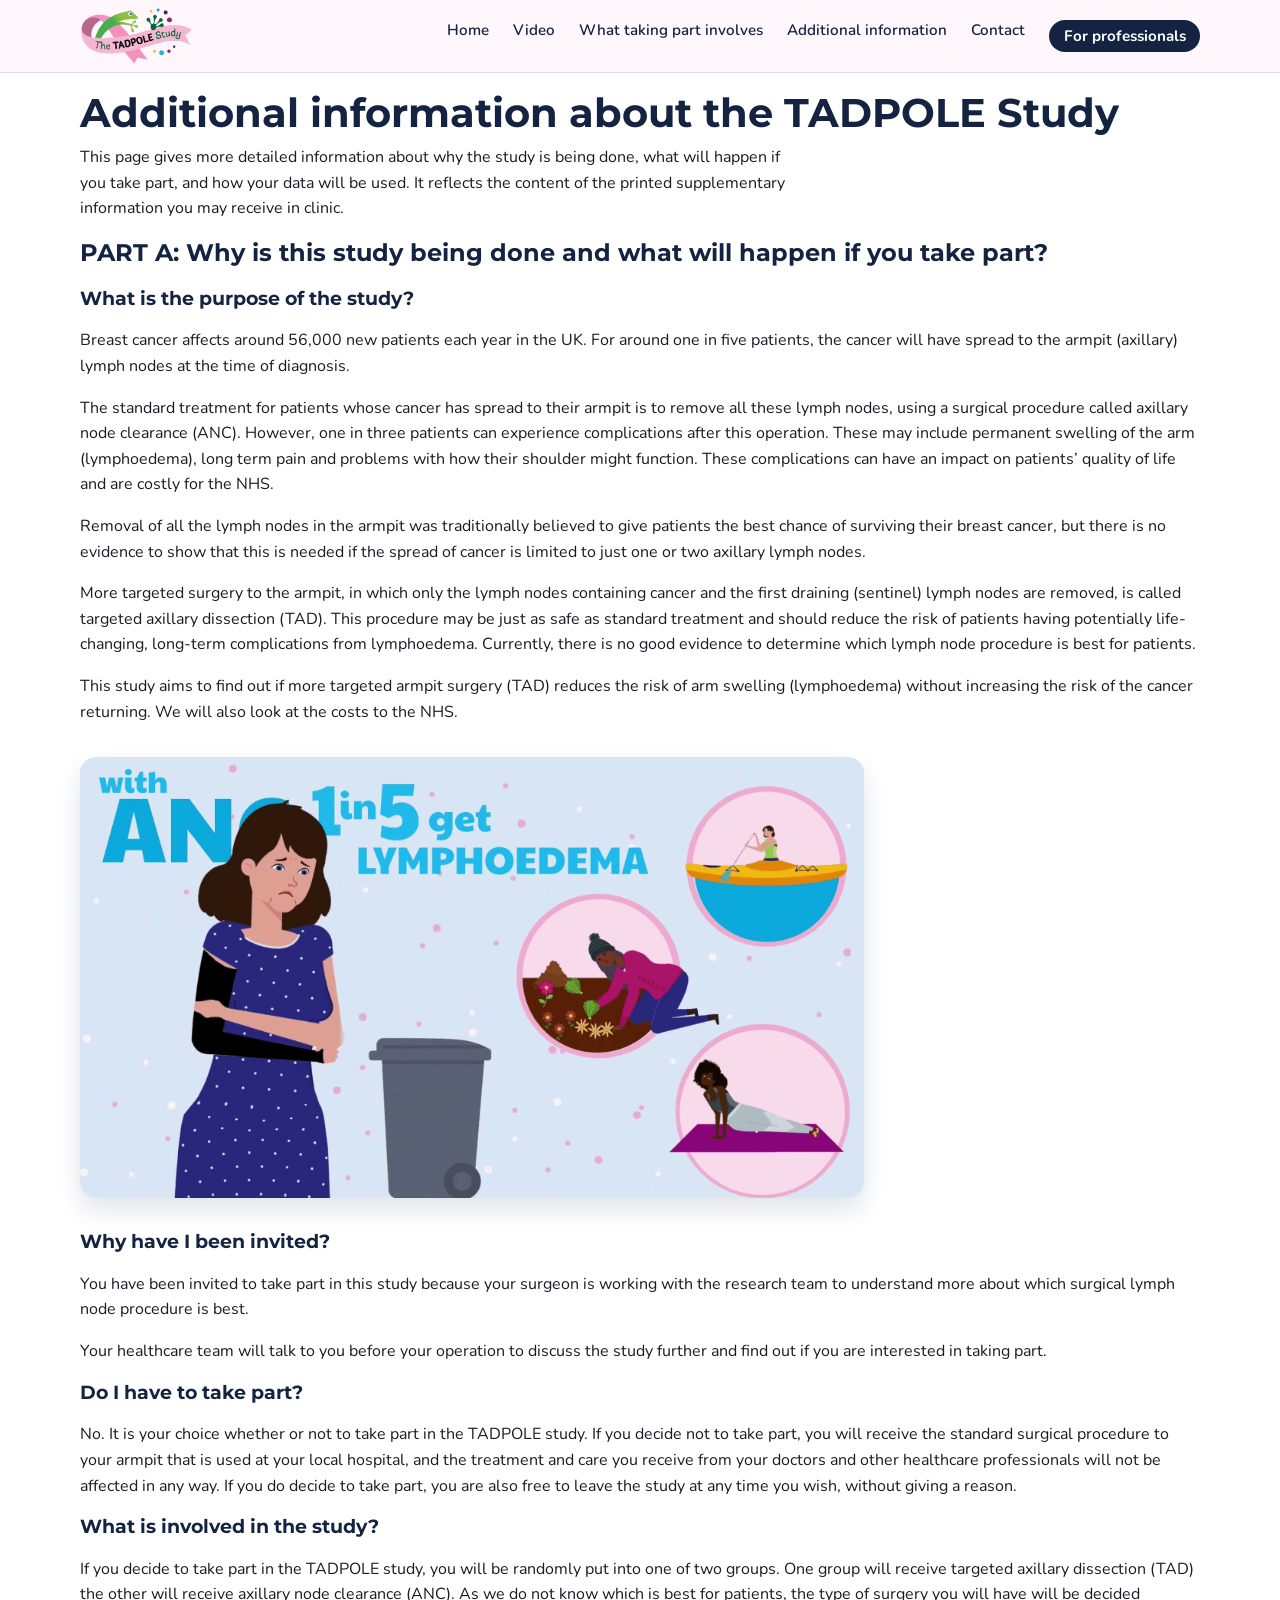
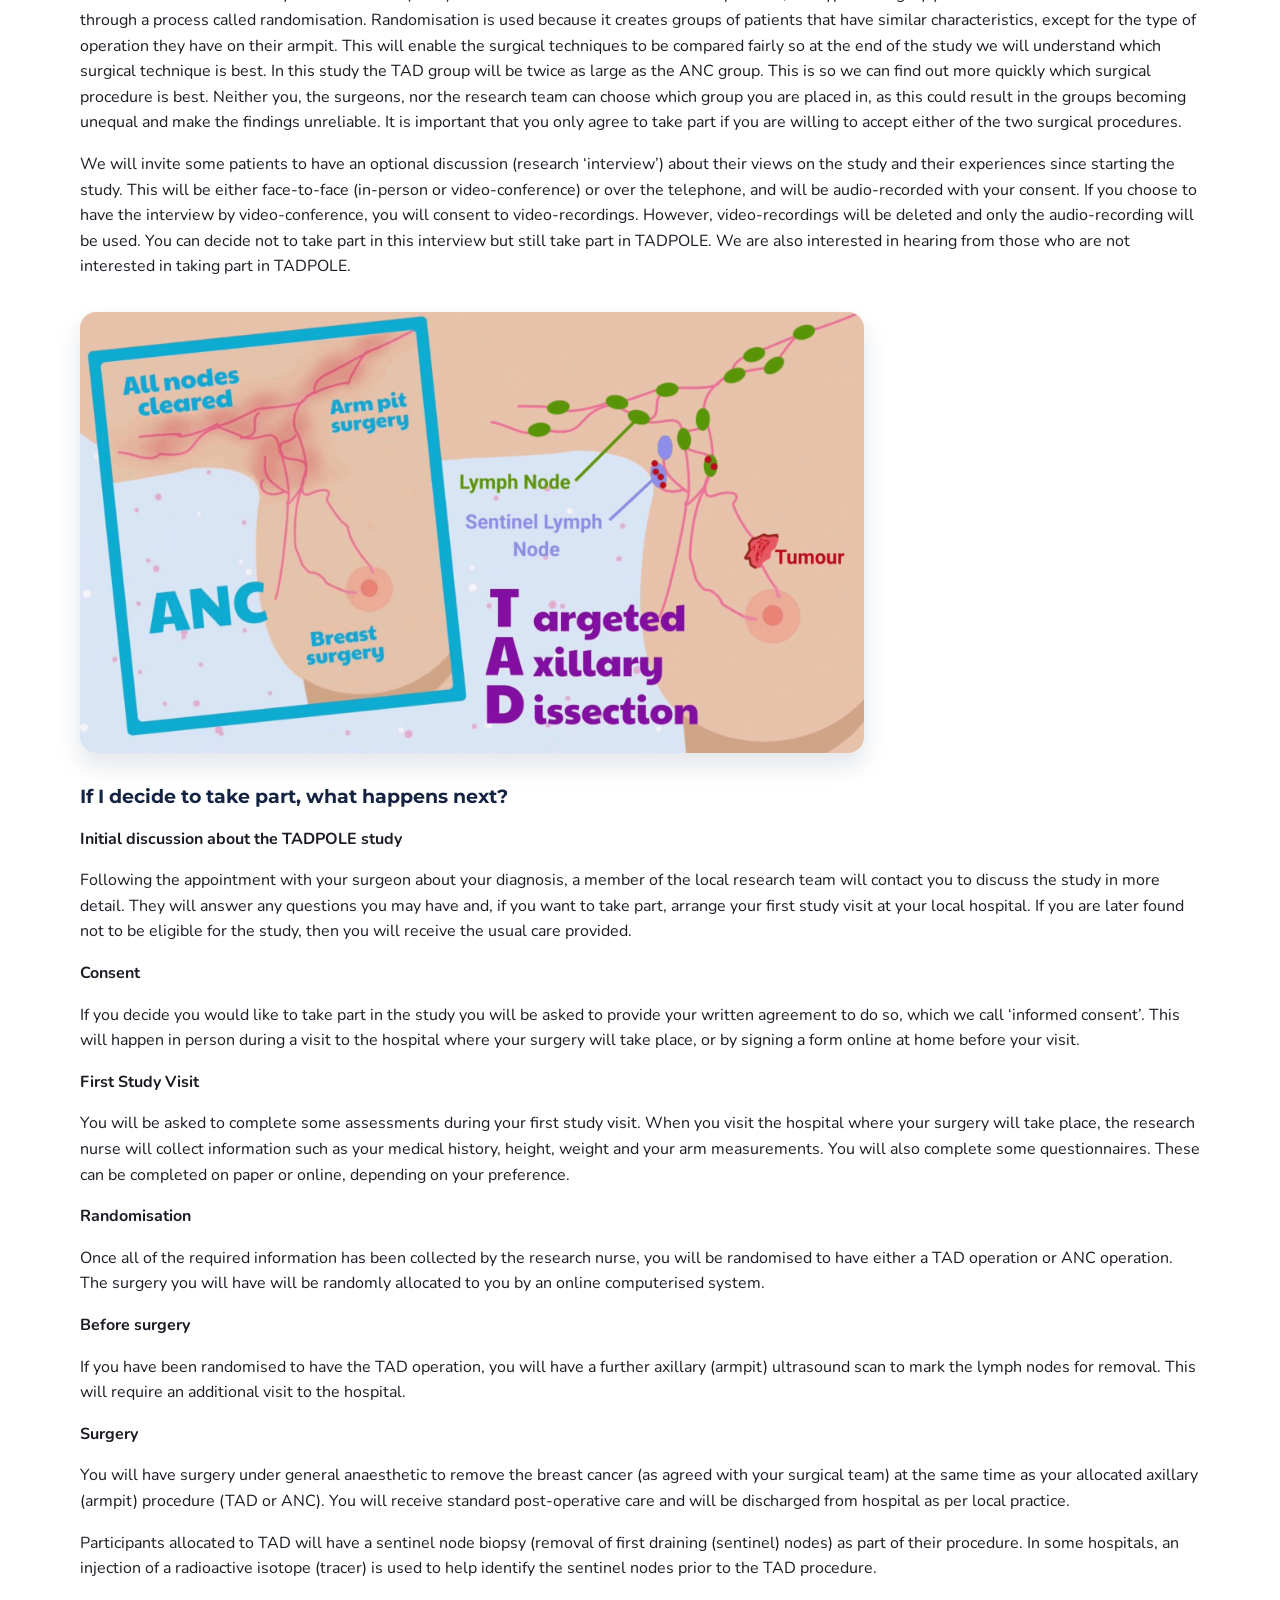
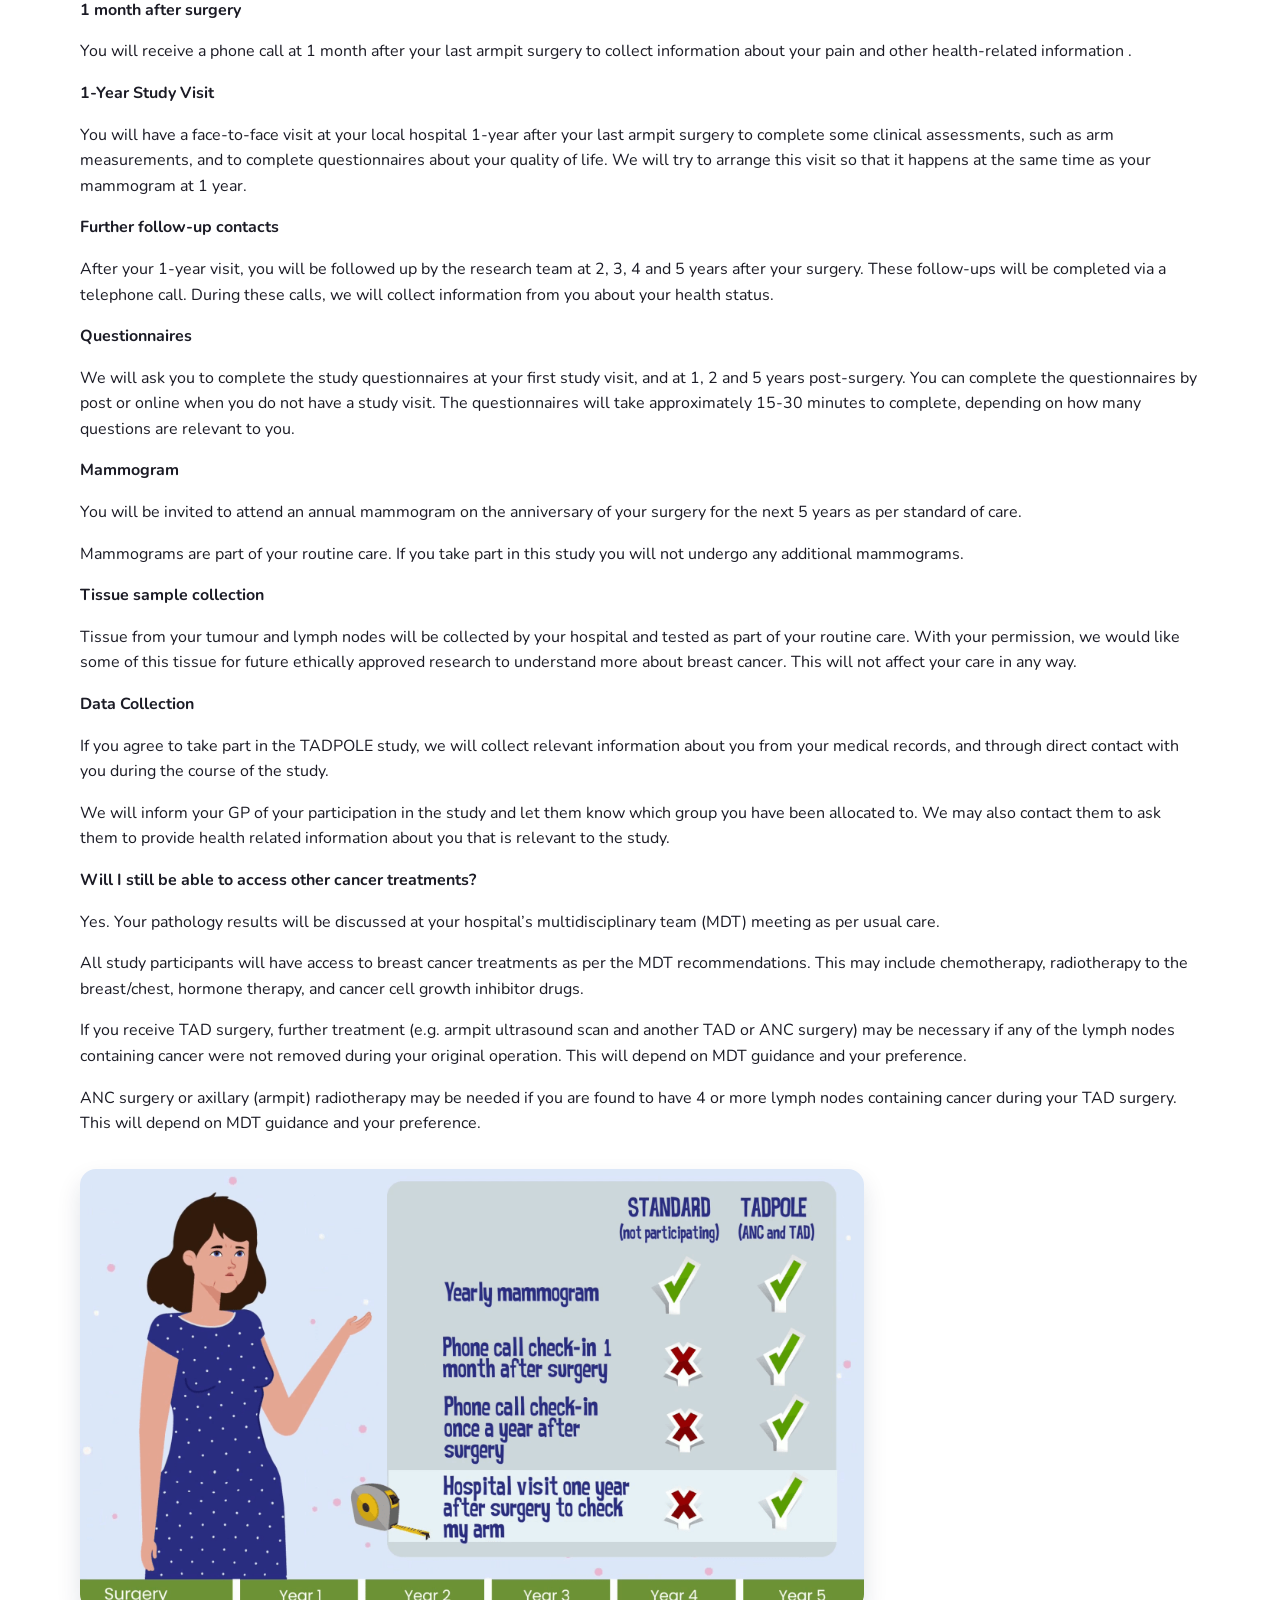
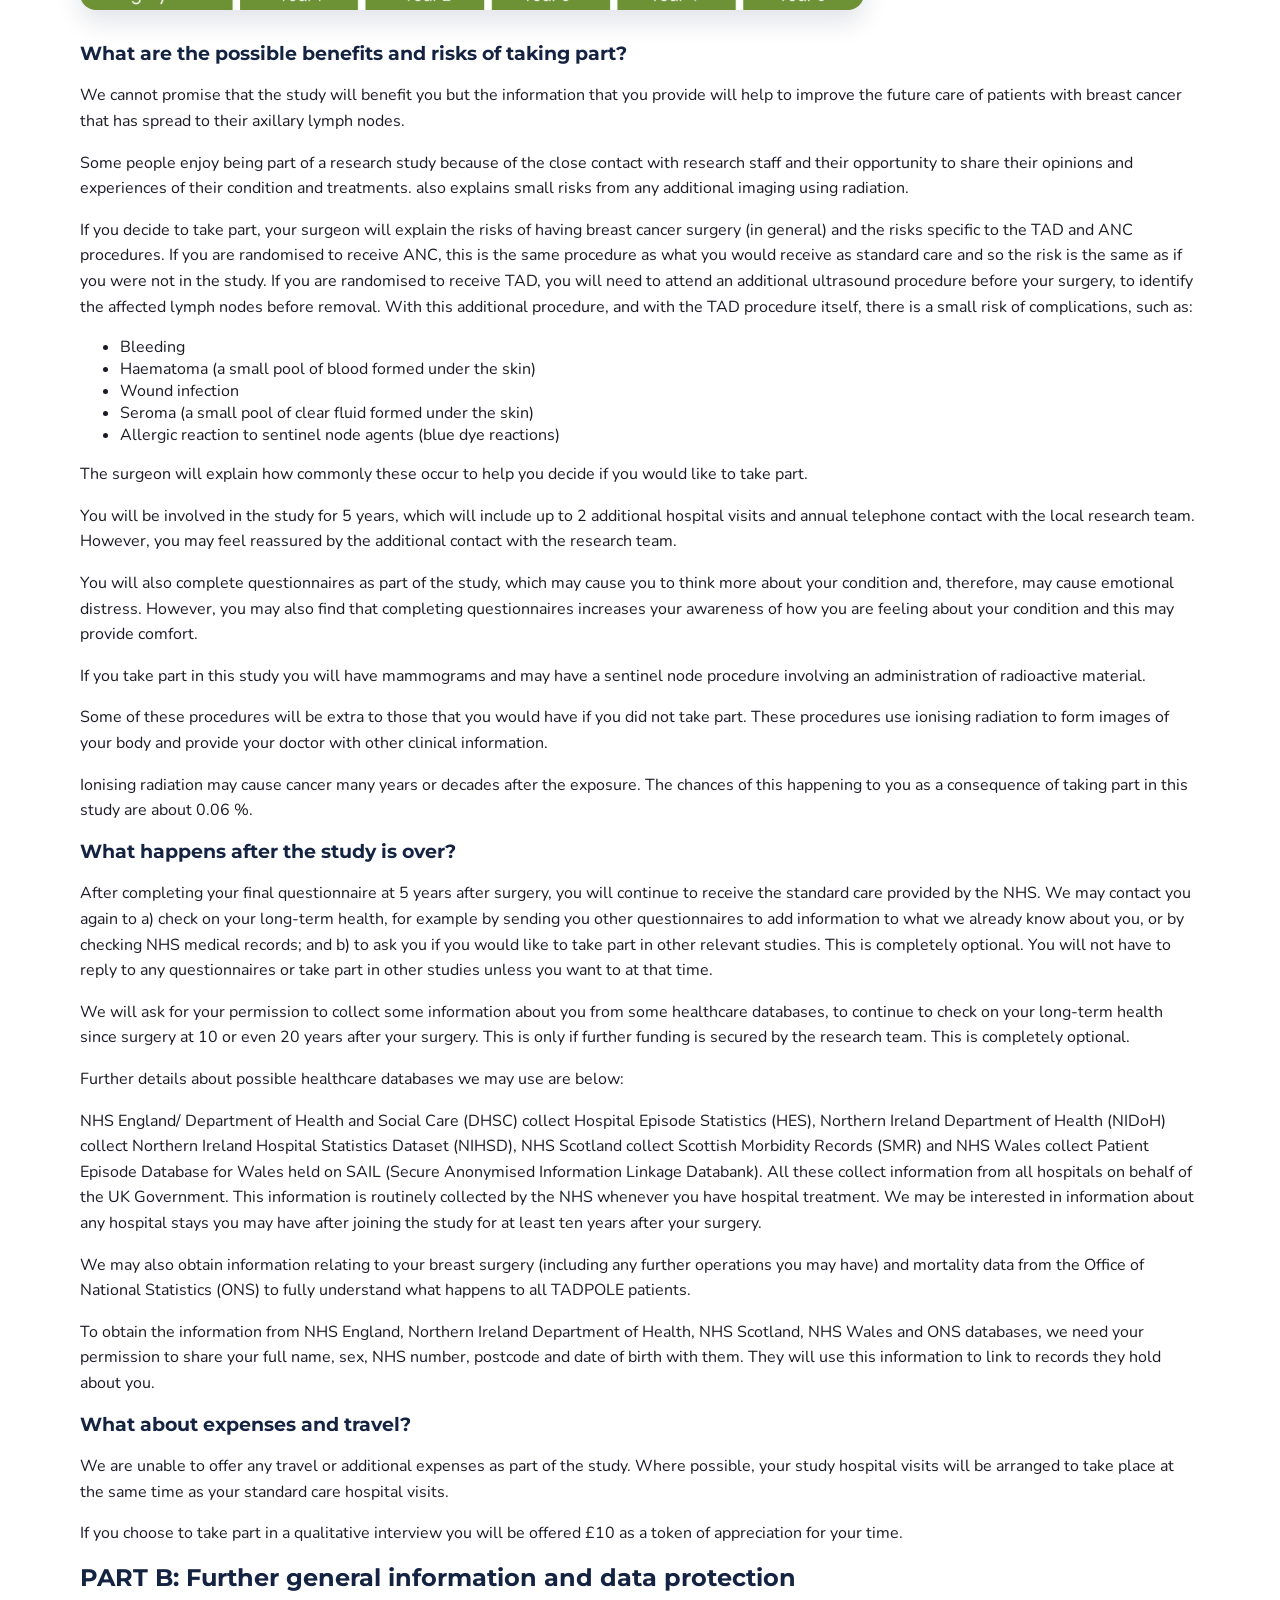
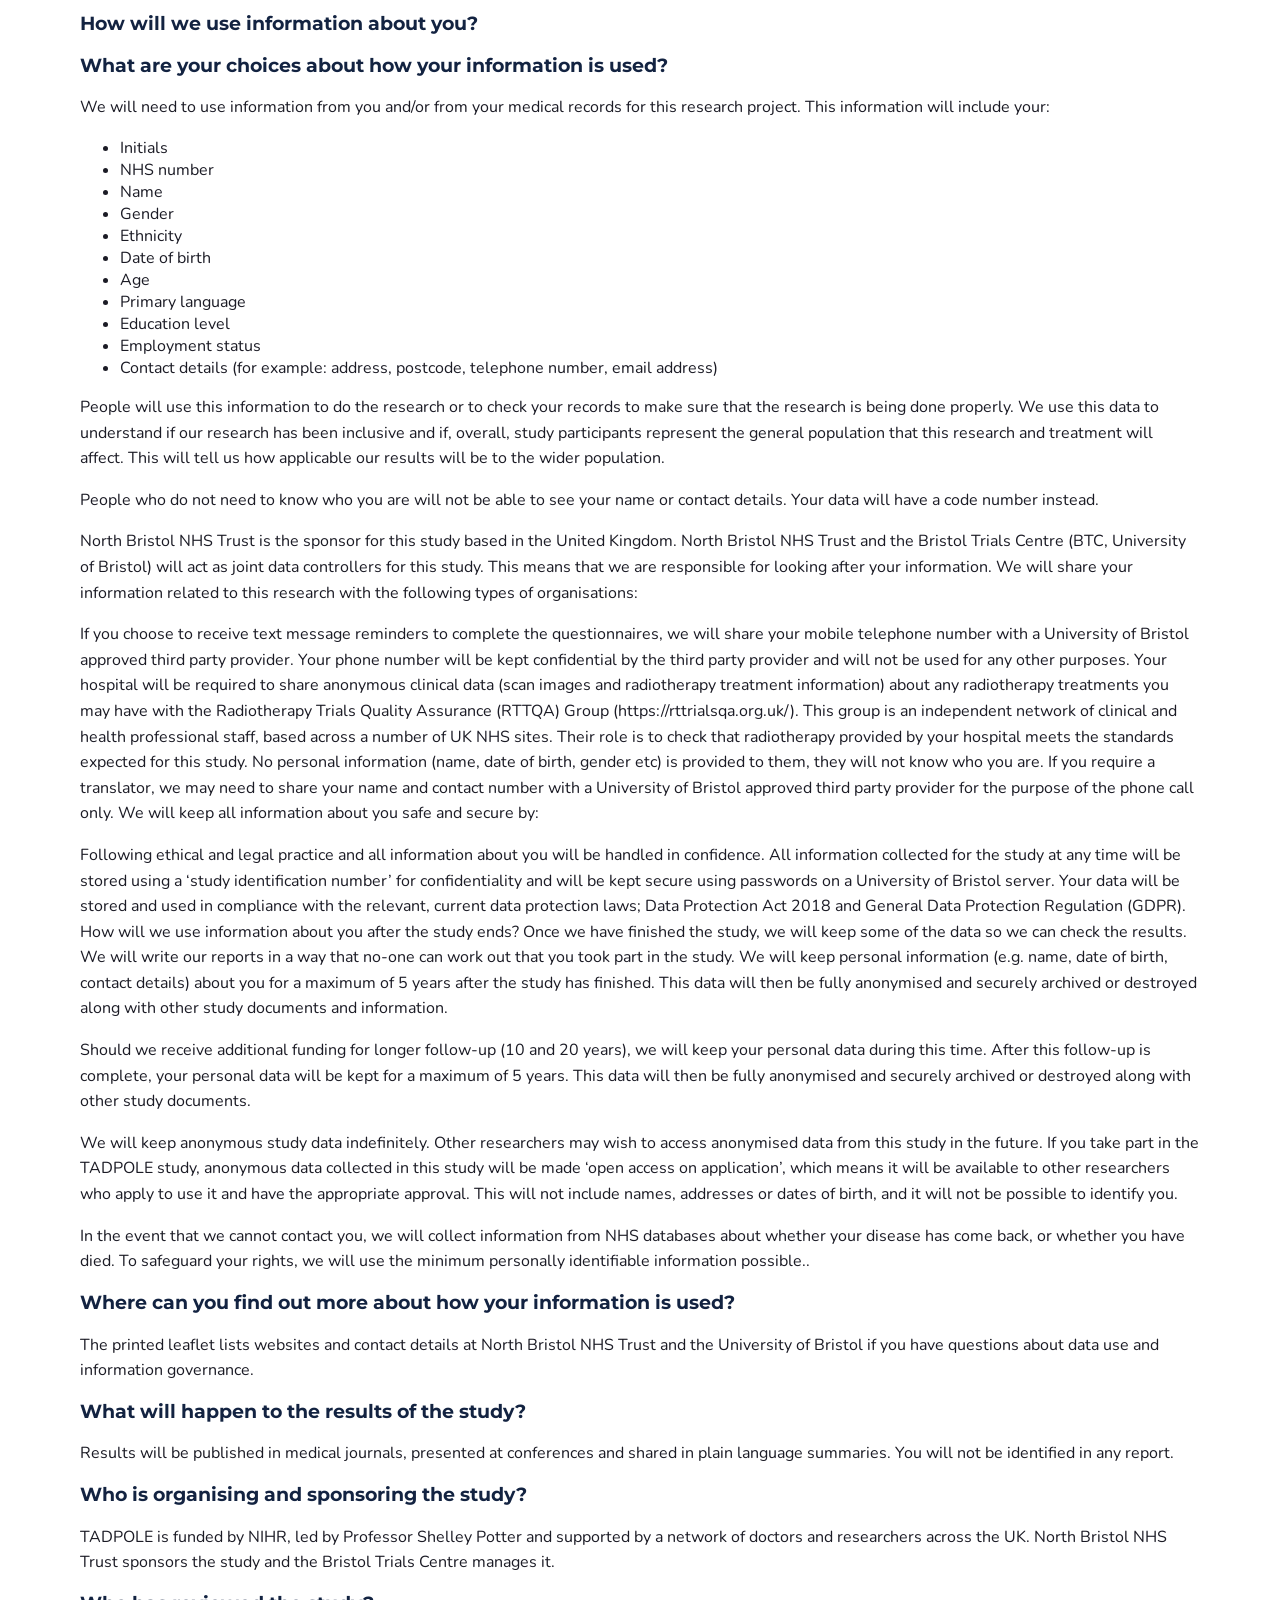
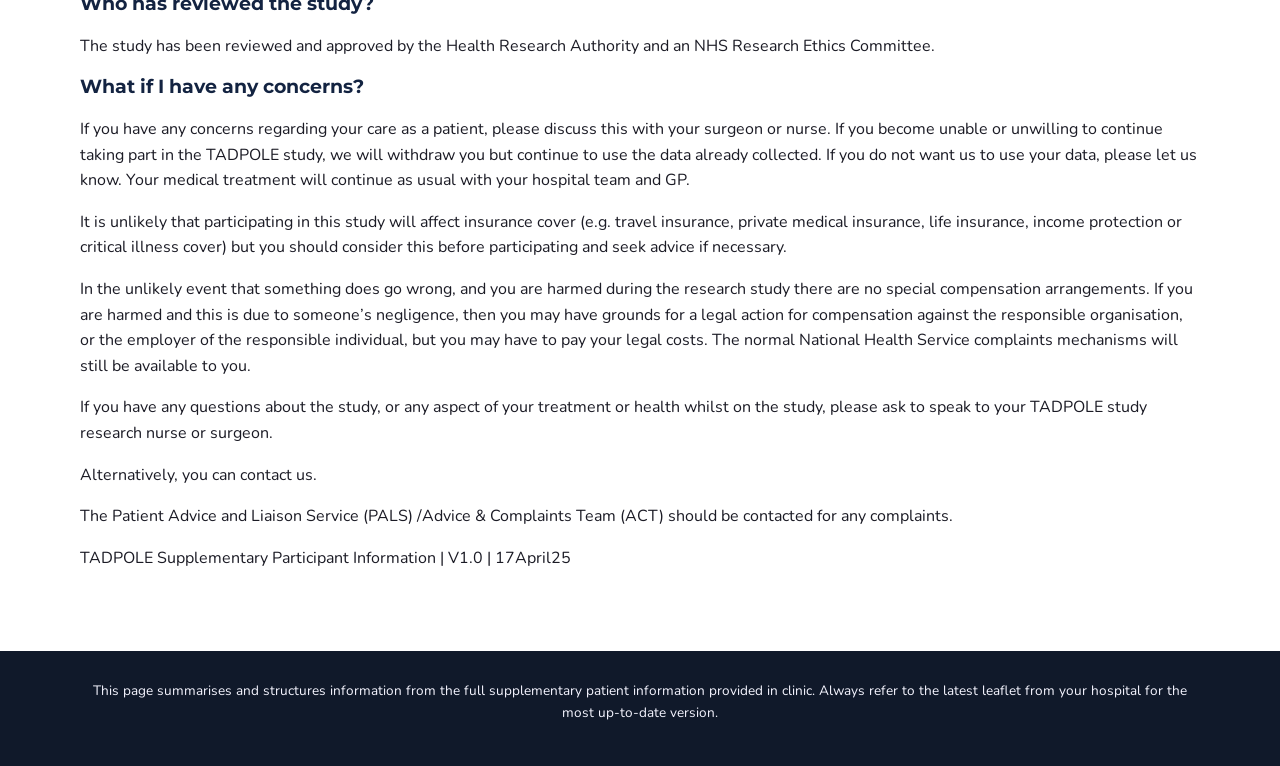
<file: additional-information.html>
<!doctype html>
<html lang="en">
<head>
  <meta charset="utf-8" />
  <title>TADPOLE – Additional information</title>
  <meta name="viewport" content="width=device-width, initial-scale=1" />
  <link rel="preconnect" href="https://fonts.googleapis.com">
  <link rel="preconnect" href="https://fonts.gstatic.com" crossorigin>
  <link href="https://fonts.googleapis.com/css2?family=Montserrat:wght@500;700&family=Nunito:wght@300;400;600&display=swap" rel="stylesheet">
  <link rel="stylesheet" href="assets/styles.css" />
</head>
<body>
<header class="site-header">
  <div class="container header-inner">
    <div class="logo-block">
      <img src="assets/img/tadpole-logo.png"
           alt="The TADPOLE Study logo"
           class="logo-img" />
    </div>
    <nav class="main-nav">
      <a href="index.html#hero">Home</a>
      <a href="index.html#video">Video</a>
      <a href="index.html#pathway">What taking part involves</a>
      <a href="additional-information.html">Additional information</a>
      <a href="contact.html">Contact</a>
      <a href="professionals.html" class="prof-link">For professionals</a>
    </nav>
  </div>
</header>

<main>
  <section class="band band-light" style="padding-top:5.5rem;">
    <div class="container narrow">
      <h1>Additional information about the TADPOLE Study</h1>
      <p class="intro">
        This page gives more detailed information about why the study is being
        done, what will happen if you take part, and how your data will be used.
        It reflects the content of the printed supplementary information you may
        receive in clinic.
      </p>

      <h2>PART A: Why is this study being done and what will happen if you take part?</h2>

      <h3>What is the purpose of the study?</h3>
      <!-- PASTE FULL TEXT FROM 'What is the purpose of the study?' HERE -->
      <p>
        <!-- summary placeholder -->
Breast cancer affects around 56,000 new patients each year in the UK. For around one in five patients, the cancer will have spread to the armpit (axillary) lymph nodes at the time of diagnosis.
</p><p>
The standard treatment for patients whose cancer has spread to their armpit is to remove all these lymph nodes, using a surgical procedure called axillary node clearance (ANC). However, one in three patients can experience complications after this operation. These may include permanent swelling of the arm (lymphoedema), long term pain and problems with how their shoulder might function. These complications can have an impact on patients’ quality of life and are costly for the NHS.
</p><p>
Removal of all the lymph nodes in the armpit was traditionally believed to give patients the best chance of surviving their breast cancer, but there is no evidence to show that this is needed if the spread of cancer is limited to just one or two axillary lymph nodes.
</p><p>
More targeted surgery to the armpit, in which only the lymph nodes containing cancer and the first draining (sentinel) lymph nodes are removed, is called targeted axillary dissection (TAD). This procedure may be just as safe as standard treatment and should reduce the risk of patients having potentially life-changing, long-term complications from lymphoedema. Currently, there is no good evidence to determine which lymph node procedure is best for patients.
</p><p>
This study aims to find out if more targeted armpit surgery (TAD) reduces the risk of arm swelling (lymphoedema) without increasing the risk of the cancer returning. We will also look at the costs to the NHS.
      </p>

      <figure class="info-figure">
        <img src="assets/img/Still05-1024x576.png"
             alt="Illustration from the TADPOLE additional information leaflet"
             />
      </figure>

      <h3>Why have I been invited?</h3>
      <!-- PASTE SECTION TEXT HERE -->
      <p>
        <!-- short placeholder -->
You have been invited to take part in this study because your surgeon is working with the research team to understand more about which surgical lymph node procedure is best.
</p><p>
Your healthcare team will talk to you before your operation to discuss the study further and find out if you are interested in taking part.
      </p>

      <h3>Do I have to take part?</h3>
      <!-- PASTE SECTION TEXT HERE -->
      <p>
        <!-- placeholder -->
No. It is your choice whether or not to take part in the TADPOLE study. If you decide not to take part, you will receive the standard surgical procedure to your armpit that is used at your local hospital, and the treatment and care you receive from your doctors and other healthcare professionals will not be affected in any way. If you do decide to take part, you are also free to leave the study at any time you wish, without giving a reason.
    </p>

      <h3>What is involved in the study?</h3>
      <!-- PASTE SECTION TEXT HERE -->
      <p>
        <!-- placeholder -->
If you decide to take part in the TADPOLE study, you will be randomly put into one of two groups. One group will receive targeted axillary dissection (TAD) the other will receive axillary node clearance (ANC). As we do not know which is best for patients, the type of surgery you will have will be decided through a process called randomisation. Randomisation is used because it creates groups of patients that have similar characteristics, except for the type of operation they have on their armpit. This will enable the surgical techniques to be compared fairly so at the end of the study we will understand which surgical technique is best. In this study the TAD group will be twice as large as the ANC group. This is so we can find out more quickly which surgical procedure is best.  Neither you, the surgeons, nor the research team can choose which group you are placed in, as this could result in the groups becoming unequal and make the findings unreliable. It is important that you only agree to take part if you are willing to accept either of the two surgical procedures.
</p><p>
We will invite some patients to have an optional discussion (research ‘interview’) about their views on the study and their experiences since starting the study. This will be either face-to-face (in-person or video-conference) or over the telephone, and will be audio-recorded with your consent. If you choose to have the interview by video-conference, you will consent to video-recordings. However, video-recordings will be deleted and only the audio-recording will be used. You can decide not to take part in this interview but still take part in TADPOLE. We are also interested in hearing from those who are not interested in taking part in TADPOLE.
      </p>

      <figure class="info-figure">
        <img src="assets/img/Still06b.png"
             alt="Diagram explaining the patient journey through the TADPOLE study" />
      </figure>

      <h3>If I decide to take part, what happens next?</h3>
      <!-- PASTE SECTION TEXT HERE -->
      <p>
        <!-- placeholder -->
<b>Initial discussion about the TADPOLE study</b>
</p><p>
Following the appointment  with your surgeon about your diagnosis, a member of the local research team will contact you to discuss the study in more detail. They will answer any questions you may have and, if you want to take part, arrange your first study visit at your local hospital. If you are later found not to be eligible for the study, then you will receive the usual care provided.
</p><p>
<b>Consent</b>
</p><p>
If you decide you would like to take part in the study you will be asked to provide your written agreement to do so, which we call ‘informed consent’. This will happen in person during a visit to the hospital where your surgery will take place, or by signing a form online at home before your visit.
</p><p>
<b>First Study Visit</b>
</p><p>
You will be asked to complete some assessments during your first study visit. When you visit the hospital where your surgery will take place, the research nurse will collect information such as your medical history, height, weight and your arm measurements. You will also complete some questionnaires. These can be completed on paper or online, depending on your preference.
</p><p>
<b>Randomisation</b>
</p><p>
Once all of the required information has been collected by the research nurse, you will be randomised to have either a TAD operation or ANC operation. The surgery you will have will be randomly allocated to you by an online computerised system.
</p><p>
<b>Before surgery</b>
</p><p>
If you have been randomised to have the TAD operation, you will have a further axillary (armpit) ultrasound scan to mark the lymph nodes for removal. This will require an additional visit to the hospital.
</p><p>
<b>Surgery</b>
</p><p>
You will have surgery under general anaesthetic to remove the breast cancer (as agreed with your surgical team) at the same time as your allocated axillary (armpit) procedure (TAD or ANC). You will receive standard post-operative care and will be discharged from hospital as per local practice.
</p><p>
Participants allocated to TAD will have a sentinel node biopsy (removal of first draining (sentinel) nodes) as part of their procedure. In some hospitals, an injection of a radioactive isotope (tracer) is used to help identify the sentinel nodes prior to the TAD procedure.
</p><p>
<b>1 month after surgery
</b>
</p><p>
You will receive a phone call at 1 month after your last armpit surgery to collect information about your pain and other health-related information .
</p><p>
<b>1-Year Study Visit</b>
</p><p>
You will have a face-to-face visit at your local hospital 1-year after your last armpit surgery to complete some clinical assessments, such as arm measurements, and to complete questionnaires about your quality of life. We will try to arrange this visit so that it happens at the same time as your mammogram at 1 year.
</p><p>
<b>Further follow-up contacts</b>
</p><p>
After your 1-year visit, you will be followed up by the research team at 2, 3, 4 and 5 years after your surgery. These follow-ups will be completed via a telephone call. During these calls, we will collect information from you about your health status.
</p><p>
<b>Questionnaires</b>
</p><p>
We will ask you to complete the study questionnaires at your first study visit, and at 1, 2 and 5 years post-surgery. You can complete the questionnaires by post or online when you do not have a study visit. The questionnaires will take approximately 15-30 minutes to complete, depending on how many questions are relevant to you.
</p><p>
<b>Mammogram</b>
</p><p>
You will be invited to attend an annual mammogram on the anniversary of your surgery for the next 5 years as per standard of care.
</p><p>
Mammograms are part of your routine care.  If you take part in this study you will not undergo any additional mammograms.
</p><p>
<b>Tissue sample collection</b>
</p><p>
Tissue from your tumour and lymph nodes will be collected by your hospital and tested as part of your routine care. With your permission, we would like some of this tissue for future ethically approved research to understand more about breast cancer. This will not affect your care in any way.
</p><p>
<b>Data Collection</b>
</p><p>
If you agree to take part in the TADPOLE study, we will collect relevant information about you from your medical records, and through direct contact with you during the course of the study.
</p><p>
We will inform your GP of your participation in the study and let them know which group you have been allocated to. We may also contact them to ask them to provide health related information about you that is relevant to the study.
</p><p>
<b>Will I still be able to access other cancer treatments?</b>
</p><p>
Yes. Your pathology results will be discussed at your hospital’s multidisciplinary team (MDT) meeting as per usual care.
</p><p>
All study participants will have access to breast cancer treatments as per the MDT recommendations. This may include chemotherapy, radiotherapy to the breast/chest, hormone therapy, and cancer cell growth inhibitor drugs.
</p><p>
If you receive TAD surgery, further treatment (e.g. armpit ultrasound scan and another TAD or ANC surgery) may be necessary if any of the lymph nodes containing cancer were not removed during your original operation. This will depend on MDT guidance and your preference.
</p><p>
ANC surgery or axillary (armpit) radiotherapy may be needed if you are found to have 4 or more lymph nodes containing cancer during your TAD surgery. This will depend on MDT guidance and your preference.
      </p>


      <figure class="info-figure">
        <img src="assets/img/Still10-1024x576.png"
             alt="Illustration from the additional information leaflet showing treatment options" />
      </figure>

      <h3>What are the possible benefits and risks of taking part?</h3>
      <!-- PASTE SECTION TEXT HERE -->
      <p>
        <!-- placeholder -->
We cannot promise that the study will benefit you but the information that you provide will help to improve the future care of patients with breast cancer that has spread to their axillary lymph nodes.
</p><p>
Some people enjoy being part of a research study because of the close contact with research staff and their opportunity to share their opinions and experiences of their condition and treatments. also explains small risks from any additional
        imaging using radiation.
</p><p>
        If you decide to take part, your surgeon will explain the risks of having breast cancer surgery (in general) and the risks specific to the TAD and ANC procedures. If you are randomised to receive ANC, this is the same procedure as what you would receive as standard care and so the risk is the same as if you were not in the study. If you are randomised to receive TAD, you will need to attend an additional ultrasound procedure before your surgery, to identify the affected lymph nodes before removal. With this additional procedure, and with the TAD procedure itself, there is a small risk of complications, such as:
</p><p>
<ul>
  <li>Bleeding</li>
  <li>Haematoma (a small pool of blood formed under the skin)</li>
  <li>Wound infection</li>
  <li>Seroma (a small pool of clear fluid formed under the skin)</li>
  <li>Allergic reaction to sentinel node agents (blue dye reactions)</li>
</ul>
</p><p>
The surgeon will explain how commonly these occur to help you decide if you would like to take part.
</p><p>
You will be involved in the study for 5 years, which will include up to 2 additional hospital visits and annual telephone contact with the local research team. However, you may feel reassured by the additional contact with the research team.
</p><p>
You will also complete questionnaires as part of the study, which may cause you to think more about your condition and, therefore, may cause emotional distress. However, you may also find that completing questionnaires increases your awareness of how you are feeling about your condition and this may provide comfort.
</p><p>
If you take part in this study you will have mammograms and may have a sentinel node procedure involving an administration of radioactive material.
</p><p>
Some of these procedures will be extra to those that you would have if you did not take part. These procedures use ionising radiation to form images of your body and provide your doctor with other clinical information.
</p><p>
Ionising radiation may cause cancer many years or decades after the exposure. The chances of this happening to you as a consequence of taking part in this study are about 0.06 %.
      </p>

      <h3>What happens after the study is over?</h3>
      <!-- PASTE SECTION TEXT HERE -->
      <p>
        <!-- placeholder -->
After completing your final questionnaire at 5 years after surgery, you will continue to receive the standard care provided by the NHS. We may contact you again to a) check on your long-term health, for example by sending you other questionnaires to add information to what we already know about you, or by checking NHS medical records; and b) to ask you if you would like to take part in other relevant studies. This is completely optional. You will not have to reply to any questionnaires or take part in other studies unless you want to at that time.
</p><p>
We will ask for your permission to collect some information about you from some healthcare databases, to continue to check on your long-term health since surgery at 10 or even 20 years after your surgery. This is only if further funding is secured by the research team. This is completely optional.
</p><p>
Further details about possible healthcare databases we may use are below:
</p><p>
NHS England/ Department of Health and Social Care (DHSC) collect Hospital Episode Statistics (HES), Northern Ireland Department of Health (NIDoH) collect Northern Ireland Hospital Statistics Dataset (NIHSD), NHS Scotland collect Scottish Morbidity Records (SMR) and NHS Wales collect Patient Episode Database for Wales held on SAIL (Secure Anonymised Information Linkage Databank). All these collect information from all hospitals on behalf of the UK Government. This information is routinely collected by the NHS whenever you have hospital treatment. We may be interested in information about any hospital stays you may have after joining the study for at least ten years after your surgery.
</p><p>
We may also obtain information relating to your breast surgery (including any further operations you may have) and mortality data from the Office of National Statistics (ONS) to fully understand what happens to all TADPOLE patients.
</p><p>
To obtain the information from NHS England, Northern Ireland Department of Health, NHS Scotland, NHS Wales and  ONS databases, we need your permission to share your full name, sex, NHS number, postcode and date of birth with them. They will use this information to link to records they hold about you.
      </p>

      <h3>What about expenses and travel?</h3>
      <!-- PASTE SECTION TEXT HERE -->
      <p>
        <!-- placeholder -->
We are unable to offer any travel or additional expenses as part of the study. Where possible, your study hospital visits will be arranged to take place at the same time as your standard care hospital visits.
</p><p>
If you choose to take part in a qualitative interview you will be offered £10 as a token of appreciation for your time.      </p>
</p><p>
      <h2>PART B: Further general information and data protection</h2>

      <h3>How will we use information about you?</h3>
      <!-- PASTE SECTION TEXT HERE -->
      <p>
        <!-- placeholder -->

      </p>

      <h3>What are your choices about how your information is used?</h3>
      <!-- PASTE SECTION TEXT HERE -->
      <p>
        <!-- placeholder -->
We will need to use information from you and/or from your medical records for this research project. This information will include your:
</p><p>
    <ul>
  <li>Initials</li>
  <li>NHS number</li>
  <li>Name</li>
  <li>Gender</li>
  <li>Ethnicity</li>
  <li>Date of birth</li>
  <li>Age</li>
  <li>Primary language</li>
  <li>Education level</li>
  <li>Employment status</li>
  <li>Contact details (for example: address, postcode, telephone number, email address)</li>
</ul>
</p><p>
People will use this information to do the research or to check your records to make sure that the research is being done properly. We use this data to understand if our research has been inclusive and if, overall,  study participants represent the general population that this research and treatment will affect. This will tell us how applicable our results will be to the wider population.
</p><p>
People who do not need to know who you are will not be able to see your name or contact details. Your data will have a code number instead.
</p><p>
North Bristol NHS Trust is the sponsor for this study based in the United Kingdom. North Bristol NHS Trust and the Bristol Trials Centre (BTC, University of Bristol) will act as joint data controllers for this study. This means that we are responsible for looking after your information. We will share your information related to this research with the following types of organisations:
</p><p>
If you choose to receive text message reminders to complete the questionnaires, we will share your mobile telephone number with a University of Bristol approved third party provider. Your phone number will be kept confidential by the third party provider and will not be used for any other purposes.
Your hospital will be required to share anonymous clinical data (scan images and radiotherapy treatment information) about any radiotherapy treatments you may have with the Radiotherapy Trials Quality Assurance (RTTQA) Group (https://rttrialsqa.org.uk/). This group is an independent network of clinical and health professional staff, based across a number of UK NHS sites. Their role is to check that radiotherapy provided by your hospital meets the standards expected for this study. No personal information (name, date of birth, gender etc) is provided to them, they will not know who you are.
If you require a translator, we may need to share your name and contact number with a University of Bristol approved third party provider for the purpose of the phone call only.
We will keep all information about you safe and secure by:
</p><p>
Following ethical and legal practice and all information about you will be handled in confidence.
All information collected for the study at any time will be stored using a ‘study identification number’ for confidentiality and will be kept secure using passwords on a University of Bristol server.
Your data will be stored and used in compliance with the relevant, current data protection laws; Data Protection Act 2018 and General Data Protection Regulation (GDPR).
How will we use information about you after the study ends?
Once we have finished the study, we will keep some of the data so we can check the results. We will write our reports in a way that no-one can work out that you took part in the study. We will keep personal information (e.g. name, date of birth, contact details) about you for a maximum of 5  years after the study has finished. This data will then be fully anonymised and securely archived or destroyed along with other study documents and information.
</p><p>
Should we receive additional funding for longer follow-up (10 and 20 years), we will keep your personal data during this time. After this follow-up is complete, your personal  data will be kept for a maximum of 5 years. This data will then be fully anonymised and securely archived or destroyed along with other study documents.
</p><p>
We will keep anonymous study data indefinitely. Other researchers may wish to access anonymised data from this study in the future. If you take part in the TADPOLE study, anonymous data collected in this study will be made ‘open access on application’, which means it will be available to other researchers who apply to use it and have the appropriate approval. This will not include names, addresses or dates of birth, and it will not be possible to identify you.
</p><p>
In the event that we cannot contact you, we will collect information from NHS databases about whether your disease has come back, or whether you have died. To safeguard your rights, we will use the minimum personally identifiable information possible..
      </p>

      <h3>Where can you find out more about how your information is used?</h3>
      <!-- PASTE SECTION TEXT HERE -->
      <p>
        <!-- placeholder -->
        The printed leaflet lists websites and contact details at North Bristol
        NHS Trust and the University of Bristol if you have questions about
        data use and information governance.
      </p>

      <h3>What will happen to the results of the study?</h3>
      <!-- PASTE SECTION TEXT HERE -->
      <p>
        <!-- placeholder -->
        Results will be published in medical journals, presented at conferences
        and shared in plain language summaries. You will not be identified in
        any report.
      </p>

      <h3>Who is organising and sponsoring the study?</h3>
      <!-- PASTE SECTION TEXT HERE -->
      <p>
        <!-- placeholder -->
        TADPOLE is funded by NIHR, led by Professor Shelley Potter and
        supported by a network of doctors and researchers across the UK. North
        Bristol NHS Trust sponsors the study and the Bristol Trials Centre
        manages it.
      </p>

      <h3>Who has reviewed the study?</h3>
      <!-- PASTE SECTION TEXT HERE -->
      <p>
        <!-- placeholder -->
        The study has been reviewed and approved by the Health Research
        Authority and an NHS Research Ethics Committee.
      </p>

      <h3>What if I have any concerns?</h3>
      <!-- PASTE SECTION TEXT HERE -->
      <p>
        <!-- placeholder -->
If you have any concerns regarding your care as a patient, please discuss this with your surgeon or nurse. If you become unable or unwilling to continue taking part in the TADPOLE study, we will withdraw you but continue to use the data already collected. If you do not want us to use your data, please let us know. Your medical treatment will continue as usual with your hospital team and GP.
      </p><p>
It is unlikely that participating in this study will affect insurance cover (e.g. travel insurance, private medical insurance, life insurance, income protection or critical illness cover) but you should consider this before participating and seek advice if necessary.
</p><p>
In the unlikely event that something does go wrong, and you are harmed during the research study there are no special compensation arrangements. If you are harmed and this is due to someone’s negligence, then you may have grounds for a legal action for compensation against the responsible organisation, or the employer of the responsible individual, but you may have to pay your legal costs. The normal National Health Service complaints mechanisms will still be available to you.
</p><p>
If you have any questions about the study, or any aspect of your treatment or health whilst on the study, please ask to speak to your TADPOLE study research nurse or surgeon.
</p><p>
Alternatively, you can contact us.
</p><p>
The Patient Advice and Liaison Service (PALS) /Advice & Complaints Team (ACT) should be contacted for any complaints.
</p><p>
TADPOLE Supplementary Participant Information | V1.0 | 17April25
      </p>

    </div>
  </section>
</main>

<footer class="site-footer">
  <div class="container footer-inner">
    <p class="small">
      This page summarises and structures information from the full
      supplementary patient information provided in clinic. Always refer to the
      latest leaflet from your hospital for the most up-to-date version.
    </p>
  </div>
</footer>
</body>
</html>
</file>
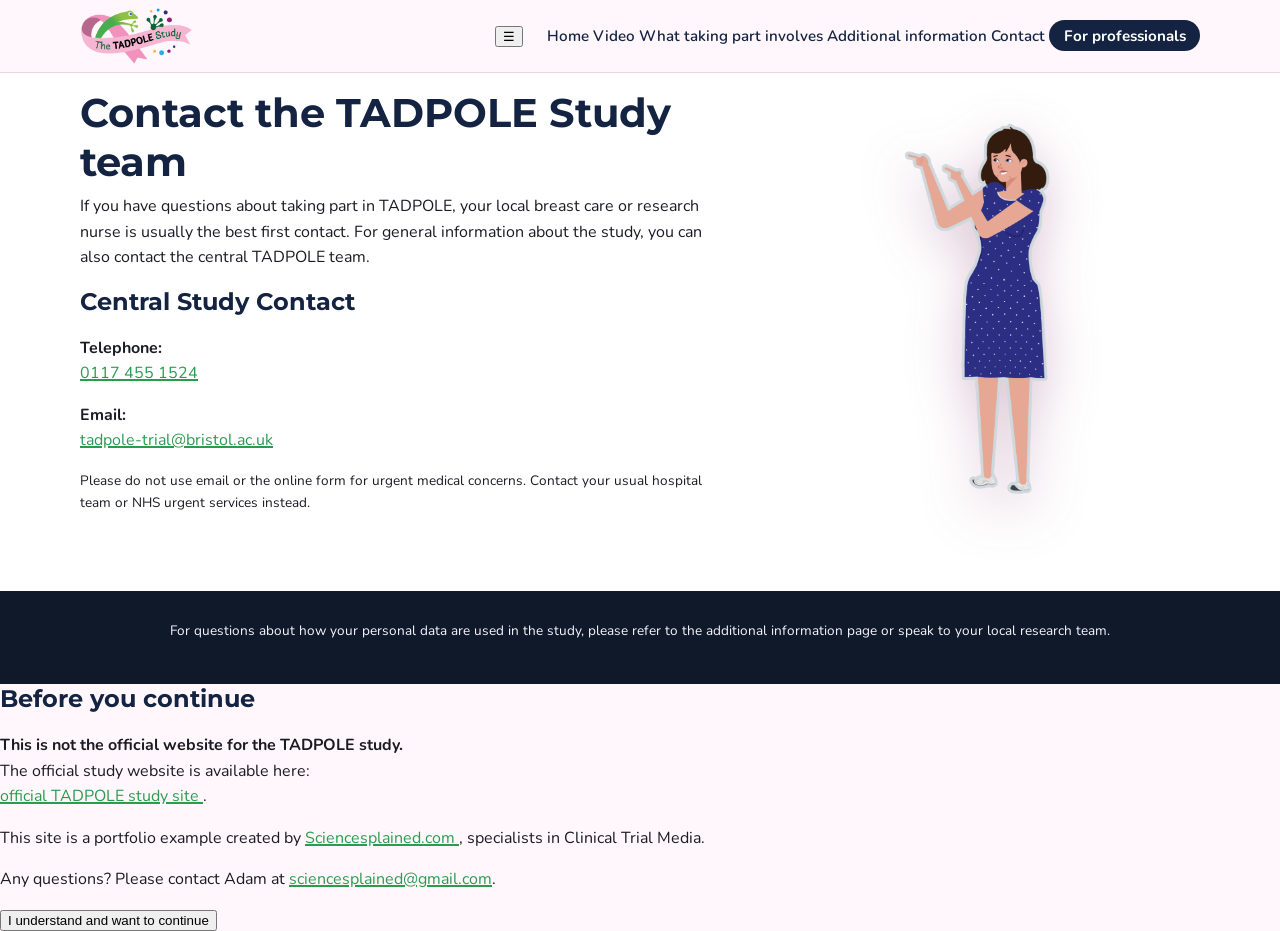
<file: contact.html>
<!doctype html>
<html lang="en">
<head>
  <meta charset="utf-8" />
  <title>Contact the TADPOLE Study</title>
  <meta name="viewport" content="width=device-width, initial-scale=1" />
  <link rel="preconnect" href="https://fonts.googleapis.com">
  <link rel="preconnect" href="https://fonts.gstatic.com" crossorigin>
  <link href="https://fonts.googleapis.com/css2?family=Montserrat:wght@500;700&family=Nunito:wght@300;400;600&display=swap" rel="stylesheet">
  <link rel="stylesheet" href="assets/styles.css" />
</head>
<body>


<header class="site-header">
  <div class="container header-inner">
    <div class="logo-block">
      <img src="assets/img/tadpole-logo.png"
           alt="The TADPOLE Study logo"
           class="logo-img" />
    </div>
<nav class="main-nav">
  <button class="menu-toggle" aria-expanded="false" aria-label="Toggle navigation">
    ☰
  </button>

  <div class="nav-links">
    <a href="index.html#hero">Home</a>
    <a href="index.html#video">Video</a>
    <a href="index.html#pathway">What taking part involves</a>
    <a href="additional-information.html">Additional information</a>
    <a href="contact.html">Contact</a>
    <a href="professionals.html" class="prof-link">For professionals</a>
  </div>
</nav>

  </div>
</header>

<main>
  <section class="band band-light" style="padding-top:5.5rem;">
    <div class="container contact-inner">
      
      <!-- Left side: text content -->
      <div class="contact-text">
        <h1>Contact the TADPOLE Study team</h1>
        <p class="intro">
          If you have questions about taking part in TADPOLE, your local breast
          care or research nurse is usually the best first contact. For general
          information about the study, you can also contact the central
          TADPOLE team.
        </p>

        <h2>Central Study Contact</h2>

        <p><strong>Telephone:</strong><br>
          <a href="tel:+441174551524">0117 455 1524</a>
        </p>

        <p><strong>Email:</strong><br>
          <a href="mailto:tadpole-trial@bristol.ac.uk">tadpole-trial@bristol.ac.uk</a>
        </p>

        <p class="small">
          Please do not use email or the online form for urgent medical
          concerns. Contact your usual hospital team or NHS urgent services
          instead.
        </p>
      </div>

      <!-- Right side: image -->
      <div class="contact-figure">
        <img
          src="assets/img/TadpoleLady1_Pointing.png"
          alt="Friendly illustration of a woman representing a TADPOLE participant"
          class="contact-lady"
        />
      </div>

    </div>
  </section>
</main>

<footer class="site-footer">
  <div class="container footer-inner">
    <p class="small">
      For questions about how your personal data are used in the study, please
      refer to the additional information page or speak to your local research
      team.
    </p>
  </div>
</footer>
<div class="disclaimer-backdrop" id="disclaimer-modal" aria-hidden="true">
  <div class="disclaimer-dialog" role="dialog" aria-modal="true" aria-labelledby="disclaimer-title">
    <h2 id="disclaimer-title">Before you continue</h2>
    <p>
      <strong>This is not the official website for the TADPOLE study.</strong><br>
      The official study website is available here:<br>
      <a href="https://tadpole.blogs.bristol.ac.uk" target="_blank" rel="noopener">
        official TADPOLE study site
      </a>.
    </p>
    <p>
      This site is a portfolio example created by
      <a href="https://sciencesplained.com" target="_blank" rel="noopener">
        Sciencesplained.com
      </a>, specialists in Clinical Trial Media.
    </p>
    <p>
      Any questions? Please contact Adam at
      <a href="mailto:sciencesplained@gmail.com">sciencesplained@gmail.com</a>.
    </p>

    <button type="button" id="disclaimer-accept" class="btn-disclaimer">
      I understand and want to continue
    </button>
  </div>
</div>
<script>
  document.addEventListener('DOMContentLoaded', () => {
    const STORAGE_KEY = 'tadpoleDisclaimerAccepted';
    const modal = document.getElementById('disclaimer-modal');
    const acceptBtn = document.getElementById('disclaimer-accept');

    if (!modal || !acceptBtn) return;

    // Show modal only if not accepted before
    if (!localStorage.getItem(STORAGE_KEY)) {
      modal.classList.add('is-visible');
      modal.setAttribute('aria-hidden', 'false');
      document.body.classList.add('no-scroll');
    }

    acceptBtn.addEventListener('click', () => {
      localStorage.setItem(STORAGE_KEY, 'true');
      modal.classList.remove('is-visible');
      modal.setAttribute('aria-hidden', 'true');
      document.body.classList.remove('no-scroll');
    });
  });
</script>

<script>
  const toggleBtn = document.querySelector('.menu-toggle');
  const navLinks = document.querySelector('.nav-links');

  if (toggleBtn && navLinks) {
    toggleBtn.addEventListener('click', () => {
      const isOpen = navLinks.classList.toggle('open');
      toggleBtn.setAttribute('aria-expanded', isOpen ? 'true' : 'false');
    });

    // Close the menu when any link is clicked
    navLinks.querySelectorAll('a').forEach(link => {
      link.addEventListener('click', () => {
        navLinks.classList.remove('open');
        toggleBtn.setAttribute('aria-expanded', 'false');
      });
    });
  }
</script>

</body>
</html>
</file>
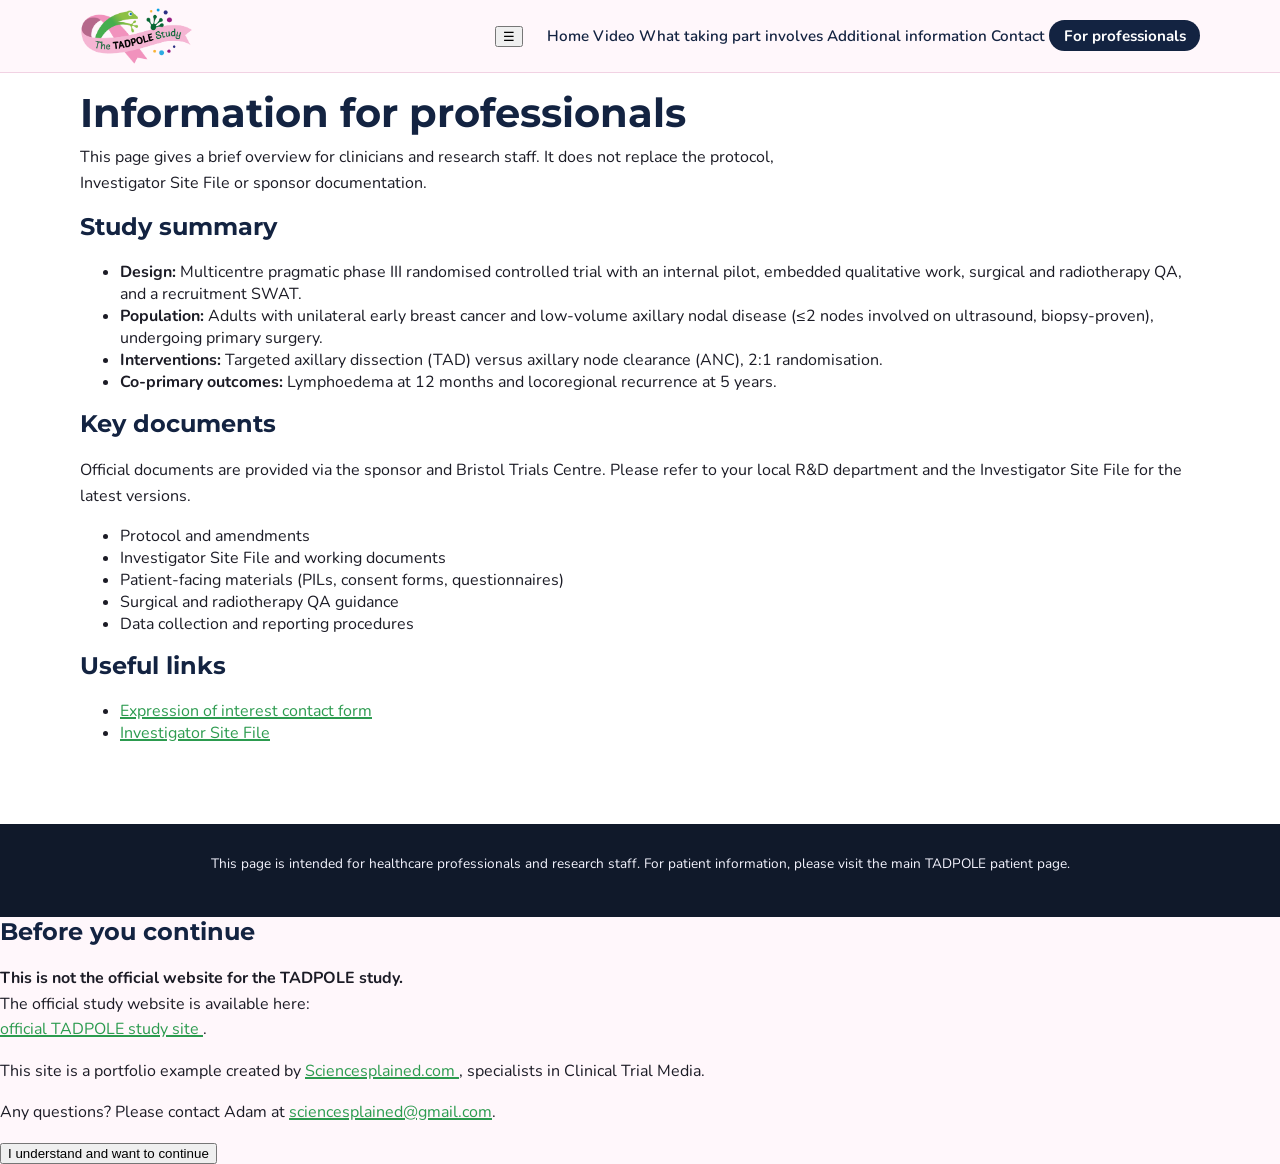
<file: professionals.html>
<!doctype html>
<html lang="en">
<head>
  <meta charset="utf-8" />
  <title>TADPOLE – Information for Professionals</title>
  <meta name="viewport" content="width=device-width, initial-scale=1" />
  <link rel="stylesheet" href="assets/styles.css" />
  <link rel="preconnect" href="https://fonts.googleapis.com">
  <link rel="preconnect" href="https://fonts.gstatic.com" crossorigin>
  <link href="https://fonts.googleapis.com/css2?family=Montserrat:wght@500;700&family=Nunito:wght@300;400;600&display=swap" rel="stylesheet">
</head>
<body>


<header class="site-header">
  <div class="container header-inner">
    <div class="logo-block">
      <img src="assets/img/tadpole-logo.png"
           alt="The TADPOLE Study logo"
           class="logo-img" />
    </div>
<nav class="main-nav">
  <button class="menu-toggle" aria-expanded="false" aria-label="Toggle navigation">
    ☰
  </button>

  <div class="nav-links">
    <a href="index.html#hero">Home</a>
    <a href="index.html#video">Video</a>
    <a href="index.html#pathway">What taking part involves</a>
    <a href="additional-information.html">Additional information</a>
    <a href="contact.html">Contact</a>
    <a href="professionals.html" class="prof-link">For professionals</a>
  </div>
</nav>

  </div>
</header>

<main>
  <section class="band band-light" style="padding-top:5.5rem;">
    <div class="container">
      <h1>Information for professionals</h1>
      <p class="intro">
        This page gives a brief overview for clinicians and research staff.
        It does not replace the protocol, Investigator Site File or sponsor
        documentation.
      </p>

      <h2>Study summary</h2>
      <ul>
        <li><strong>Design:</strong> Multicentre pragmatic phase III randomised
            controlled trial with an internal pilot, embedded qualitative work,
            surgical and radiotherapy QA, and a recruitment SWAT.</li>
        <li><strong>Population:</strong> Adults with unilateral early breast
            cancer and low-volume axillary nodal disease (≤2 nodes involved on
            ultrasound, biopsy-proven), undergoing primary surgery.</li>
        <li><strong>Interventions:</strong> Targeted axillary dissection (TAD)
            versus axillary node clearance (ANC), 2:1 randomisation.</li>
        <li><strong>Co-primary outcomes:</strong> Lymphoedema at 12 months and
            locoregional recurrence at 5 years.</li>
      </ul>

      <h2>Key documents</h2>
      <p>
        Official documents are provided via the sponsor and Bristol Trials
        Centre. Please refer to your local R&amp;D department and the
        Investigator Site File for the latest versions.
      </p>
      <ul>
        <li>Protocol and amendments</li>
        <li>Investigator Site File and working documents</li>
        <li>Patient-facing materials (PILs, consent forms, questionnaires)</li>
        <li>Surgical and radiotherapy QA guidance</li>
        <li>Data collection and reporting procedures</li>
      </ul>

      <h2>Useful links</h2>
      <ul>
        <li>
          <a href="https://forms.office.com/Pages/ResponsePage.aspx?id=MH_ksn3NTkql2rGM8aQVG6IDkps7PUVMr2wOwxacXotUQU9XVTJBQjQ4Q0Q5OVZJTEVSSUpGVDJVWSQlQCN0PWcu" target="_blank" rel="noopener">
            Expression of interest contact form
          </a>
        </li>
        <li>
          <a href="https://tadpole.blogs.bristol.ac.uk/investigator-site-file-isf/" target="_blank" rel="noopener">
            Investigator Site File
          </a>
        </li>
        <!-- add trial registry link here when ready -->
      </ul>
    </div>
  </section>
</main>

<footer class="site-footer">
  <div class="container footer-inner">
    <p class="small">
      This page is intended for healthcare professionals and research staff.
      For patient information, please visit the main TADPOLE patient page.
    </p>
  </div>
</footer>
<div class="disclaimer-backdrop" id="disclaimer-modal" aria-hidden="true">
  <div class="disclaimer-dialog" role="dialog" aria-modal="true" aria-labelledby="disclaimer-title">
    <h2 id="disclaimer-title">Before you continue</h2>
    <p>
      <strong>This is not the official website for the TADPOLE study.</strong><br>
      The official study website is available here:<br>
      <a href="https://tadpole.blogs.bristol.ac.uk" target="_blank" rel="noopener">
        official TADPOLE study site
      </a>.
    </p>
    <p>
      This site is a portfolio example created by
      <a href="https://sciencesplained.com" target="_blank" rel="noopener">
        Sciencesplained.com
      </a>, specialists in Clinical Trial Media.
    </p>
    <p>
      Any questions? Please contact Adam at
      <a href="mailto:sciencesplained@gmail.com">sciencesplained@gmail.com</a>.
    </p>

    <button type="button" id="disclaimer-accept" class="btn-disclaimer">
      I understand and want to continue
    </button>
  </div>
</div>
<script>
  document.addEventListener('DOMContentLoaded', () => {
    const STORAGE_KEY = 'tadpoleDisclaimerAccepted';
    const modal = document.getElementById('disclaimer-modal');
    const acceptBtn = document.getElementById('disclaimer-accept');

    if (!modal || !acceptBtn) return;

    // Show modal only if not accepted before
    if (!localStorage.getItem(STORAGE_KEY)) {
      modal.classList.add('is-visible');
      modal.setAttribute('aria-hidden', 'false');
      document.body.classList.add('no-scroll');
    }

    acceptBtn.addEventListener('click', () => {
      localStorage.setItem(STORAGE_KEY, 'true');
      modal.classList.remove('is-visible');
      modal.setAttribute('aria-hidden', 'true');
      document.body.classList.remove('no-scroll');
    });
  });
</script>

<script>
  const toggleBtn = document.querySelector('.menu-toggle');
  const navLinks = document.querySelector('.nav-links');

  if (toggleBtn && navLinks) {
    toggleBtn.addEventListener('click', () => {
      const isOpen = navLinks.classList.toggle('open');
      toggleBtn.setAttribute('aria-expanded', isOpen ? 'true' : 'false');
    });

    // Close the menu when any link is clicked
    navLinks.querySelectorAll('a').forEach(link => {
      link.addEventListener('click', () => {
        navLinks.classList.remove('open');
        toggleBtn.setAttribute('aria-expanded', 'false');
      });
    });
  }
</script>

</body>

</html>
</file>
<file: assets/styles.css>
/* =========
   COLOURS
   (approx from your palette / logo)
   ========= */
:root {
  --pink-soft: #fdd3e6;
  --pink-strong: #f28ab8;
  --pink-deep: #c54a87;
  --green-frog: #2c9b4f;
  --blue-bright: #00a3e6;
  --navy: #132341;
  --ink: #1b1b25;
  --bg: #fff7fb;
  --card-bg: #ffffff;
  --border-soft: #f0c6dc;
}

/* =========
   GLOBAL
   ========= */
*,
*::before,
*::after {
  box-sizing: border-box;
}

html {
  scroll-behavior: smooth;
}

body {
  margin: 0;
  font-family: "Nunito", system-ui, -apple-system, BlinkMacSystemFont,
    "Segoe UI", sans-serif;
  color: var(--ink);
  background: var(--bg);
}

img {
  max-width: 100%;
  display: block;
}

h1,
h2,
h3 {
  font-family: "Montserrat", system-ui, -apple-system, BlinkMacSystemFont,
    "Segoe UI", sans-serif;
  color: var(--navy);
  margin-top: 0;
}

p {
  margin-top: 0;
  line-height: 1.6;
}

a {
  color: var(--green-frog);
  text-decoration-thickness: 2px;
}

a:hover {
  text-decoration: underline;
}

.small {
  font-size: 0.85rem;
}

/* Layout helpers */
.container {
  width: min(1120px, 100% - 4rem);
  margin-inline: auto;
}

.band {
  padding: 4rem 0;
}

.band-light {
  background: #fff;
}

.band-hero {
  padding-top: 5.5rem;
  position: relative;
  overflow: hidden;
}

.band-hero::before {
  content: "";
  position: absolute;
  inset: -40% -30% auto auto;
  background: radial-gradient(circle at 0% 0%, #ffe3f3, transparent 56%),
    radial-gradient(circle at 60% 10%, #f0f7ff, transparent 60%);
  opacity: 0.7;
}

.band-video {
  background: #fff;
}

.band-anatomy {
  background: linear-gradient(120deg, #fff, #ffe7f4);
}

.band-comparison {
  background: #fff;
}

.band-pathway {
  background: #fdf0f7;
}

.band-governance {
  background: #132341;
  color: #f6f6ff;
}

/* =========
   HEADER / NAV
   ========= */
.site-header {
  position: fixed;
  inset: 0 0 auto 0;
  background: rgba(255, 247, 251, 0.95);
  backdrop-filter: blur(8px);
  border-bottom: 1px solid #f1d2e3;
  z-index: 20;
}

.header-inner {
  display: flex;
  align-items: center;
  justify-content: space-between;
  padding-block: 0.5rem;
  gap: 2rem;
}

.logo-img {
  height: 56px;
  width: auto;
}

.main-nav {
  display: flex;
  gap: 1.5rem;
  font-size: 0.95rem;
}

.main-nav a {
  text-decoration: none;
  color: var(--navy);
  font-weight: 600;
  position: relative;
}

.main-nav a::after {
  content: "";
  position: absolute;
  left: 0;
  bottom: -0.25rem;
  width: 0;
  height: 2px;
  background: var(--pink-strong);
  transition: width 0.2s ease-out;
}

.main-nav a:hover::after {
  width: 100%;
}

/* =========
   HERO
   ========= */
.hero-inner {
  display: flex;
  align-items: center;
  gap: 3.5rem;
  position: relative;
  z-index: 1;
}

.hero-text {
  flex: 1.2;
}

.hero-figure {
  flex: 1;
  display: flex;
  justify-content: center;
}

.hero-figure-inner {
  position: relative;
  max-width: 320px;
}

.hero-lady {
  filter: drop-shadow(0 18px 24px rgba(152, 84, 129, 0.35));
}

.speech-bubble {
  position: absolute;
  top: 7%;
  left: -110%;
  width: 200px;
  background: #ffffff;
  border-radius: 1.2rem;
  padding: 0.75rem 1rem;
  box-shadow: 0 8px 18px rgba(0, 0, 0, 0.08);
  font-size: 0.9rem;
}

.speech-bubble::after {
  content: "";
  position: absolute;
  right: -12px;
  bottom: 20px;
  border-width: 8px 0 8px 12px;
  border-style: solid;
  border-color: transparent transparent transparent #ffffff;
}

.eyebrow {
  text-transform: uppercase;
  letter-spacing: 0.12em;
  font-size: 0.78rem;
  font-weight: 700;
  color: var(--pink-deep);
}

h1 {
  font-size: 2.5rem;
  margin-bottom: 0.5rem;
}

.lead {
  font-size: 1.1rem;
  max-width: 38rem;
  margin-bottom: 1rem;
}

.hero-bullets {
  padding-left: 1.2rem;
  margin: 0 0 1.5rem;
}

.hero-bullets li {
  margin-bottom: 0.3rem;
}

.hero-actions {
  display: flex;
  flex-wrap: wrap;
  gap: 0.75rem;
  margin-bottom: 1rem;
}

.hero-note {
  font-size: 0.9rem;
  background: #fff;
  border-radius: 0.75rem;
  padding: 0.75rem 1rem;
  border: 1px solid var(--border-soft);
}

/* Buttons */
.btn {
  display: inline-flex;
  align-items: center;
  justify-content: center;
  padding: 0.6rem 1.3rem;
  border-radius: 999px;
  font-weight: 700;
  text-decoration: none;
  border: 2px solid transparent;
  cursor: pointer;
  font-size: 0.95rem;
}

.btn-primary {
  background: var(--green-frog);
  color: #fff;
}

.btn-primary:hover {
  background: #237c3f;
  text-decoration: none;
}

.btn-outline {
  background: transparent;
  color: var(--green-frog);
  border-color: var(--green-frog);
}

.btn-outline:hover {
  background: rgba(44, 155, 79, 0.06);
  text-decoration: none;
}

/* =========
   VIDEO
   ========= */
.video-inner {
  display: flex;
  align-items: center;
  gap: 3rem;
}

.video-media {
  flex: 1.1;
}

.video-text {
  flex: 1;
}

.video-frame {
  position: relative;
  border-radius: 1.2rem;
  overflow: hidden;
  box-shadow: 0 16px 32px rgba(33, 33, 66, 0.26);
}

.video-still {
  display: block;
  width: 100%;
  height: auto;
}

.video-play {
  position: absolute;
  inset: 50% auto auto 50%;
  transform: translate(-50%, -50%);
  border-radius: 999px;
  width: 70px;
  height: 70px;
  border: none;
  background: rgba(19, 35, 65, 0.9);
  color: #fff;
  font-size: 2rem;
  line-height: 0;
  display: flex;
  align-items: center;
  justify-content: center;
  cursor: pointer;
}
.video-wrapper {
  position: relative;
  width: 100%;
  max-width: 800px;
  margin: 0 auto;
  aspect-ratio: 16 / 9;
  border-radius: 1rem;
  overflow: hidden;
  box-shadow: 0 12px 28px rgba(19, 35, 65, 0.15);
}

.video-wrapper video {
  width: 100%;
  height: 100%;
  display: block;
}


.video-play:hover {
  background: rgba(12, 22, 44, 0.95);
}

.video-note {
  font-size: 0.9rem;
  margin-top: 0.75rem;
}

/* =========
   CARDS
   ========= */
.intro {
  max-width: 45rem;
  font-size: 1rem;
}

.cards-3 {
  display: grid;
  grid-template-columns: repeat(3, minmax(0, 1fr));
  gap: 1.5rem;
  margin-top: 2rem;
}

.info-card {
  background: var(--card-bg);
  border-radius: 1.1rem;
  padding: 1.5rem 1.4rem 1.4rem;
  box-shadow: 0 12px 24px rgba(13, 8, 25, 0.06);
  border: 1px solid #f3cce2;
}

.info-card h3 {
  margin-bottom: 0.5rem;
}

/* Disclaimer strip */
.disclaimer-strip {
  margin-top: 2rem;
  padding: 0.9rem 1rem;
  border-radius: 0.9rem;
  background: #fff8e4;
  border: 1px solid #f5dc9e;
  font-size: 0.92rem;
}

/* =========
   ANATOMY
   ========= */
.anatomy-inner {
  display: flex;
  align-items: center;
  gap: 3rem;
}

.anatomy-image {
  flex: 1;
}

.anatomy-text {
  flex: 1.1;
}

/* =========
   COMPARISON
   ========= */
.comparison-grid {
  display: grid;
  grid-template-columns: repeat(2, minmax(0, 1fr));
  gap: 2rem;
  margin-top: 2.2rem;
}

.compare-column {
  background: var(--card-bg);
  border-radius: 1.2rem;
  padding: 1.6rem 1.5rem 1.4rem;
  box-shadow: 0 12px 24px rgba(19, 35, 65, 0.06);
  border: 1px solid #f1c6dd;
}

.tag {
  display: inline-block;
  padding: 0.25rem 0.7rem;
  border-radius: 999px;
  font-size: 0.75rem;
  font-weight: 700;
  text-transform: uppercase;
  letter-spacing: 0.09em;
  margin-bottom: 0.5rem;
}

.tag-standard {
  background: #e7f2ff;
  color: var(--blue-bright);
}

.tag-experimental {
  background: #e3f6eb;
  color: var(--green-frog);
}

.compare-still {
  border-radius: 0.9rem;
  margin-bottom: 0.9rem;
}

.tad-stills {
  display: grid;
  grid-template-columns: 1fr;
  gap: 0.6rem;
}

/* Randomisation panel */
.randomisation-panel {
  margin-top: 2.5rem;
  padding: 1.5rem 1.4rem;
  border-radius: 1.1rem;
  background: #fff0f7;
  border: 1px dashed #f0b5d5;
}

.randomisation-visual {
  display: flex;
  gap: 0.5rem;
  margin: 0.9rem 0 0.5rem;
}

.randomisation-visual .bar {
  height: 22px;
  border-radius: 999px;
  font-size: 0.75rem;
  text-align: center;
  line-height: 22px;
  color: #fff;
  font-weight: 700;
}

.anc-bar {
  flex: 1;
  background: var(--blue-bright);
}

.tad-bar {
  flex: 2;
  background: var(--pink-deep);
}

/* =========
   PATHWAY / STEPPER
   ========= */
.pathway-inner {
  display: grid;
  grid-template-columns: minmax(0, 0.8fr) minmax(0, 1.4fr);
  gap: 2.5rem;
  align-items: flex-start;
}

.pathway-lady {
  max-width: 260px;
  margin-top: 1rem;
  filter: drop-shadow(0 16px 26px rgba(141, 71, 120, 0.3));
}

.stepper {
  list-style: none;
  padding: 0;
  margin: 2rem 0 0;
  border-left: 3px solid #f1bfdc;
}

.stepper li {
  position: relative;
  padding-left: 1.4rem;
  margin-bottom: 1.4rem;
}

.stepper li::before {
  content: "";
  position: absolute;
  left: -0.55rem;
  top: 0.35rem;
  width: 0.75rem;
  height: 0.75rem;
  border-radius: 50%;
  background: #fff;
  border: 3px solid var(--pink-strong);
}

.stepper h3 {
  margin-bottom: 0.15rem;
  font-size: 1.02rem;
}

/* =========
   FAQ
   ========= */
.faq-grid {
  display: grid;
  grid-template-columns: repeat(3, minmax(0, 1fr));
  gap: 1.5rem;
  margin-top: 2rem;
}

.faq-item {
  background: var(--card-bg);
  border-radius: 1.1rem;
  padding: 1.3rem 1.3rem 1.2rem;
  border: 1px solid #f1d0e4;
}
/* STUDY PROGRESS / STATS */
.stats-grid {
  display: grid;
  grid-template-columns: repeat(3, minmax(0, 1fr));
  gap: 1.5rem;
  margin-top: 2rem;
}

.stat-card {
  background: var(--card-bg);
  border-radius: 1.1rem;
  padding: 1.3rem 1.4rem;
  border: 1px solid #f1d0e4;
  text-align: center;
}

.stat-label {
  font-size: 0.9rem;
  margin-bottom: 0.4rem;
}

.stat-number {
  font-size: 2rem;
  font-weight: 700;
  color: var(--pink-deep);
}

/* =========
   GOVERNANCE
   ========= */
.governance-inner {
  display: grid;
  grid-template-columns: 1.1fr 1fr;
  gap: 2.5rem;
}

.band-governance h2,
.band-governance h3 {
  color: #ffffff;
}

.band-governance a {
  color: #8fd9ff;
}

/* =========
   FOOTER
   ========= */
.site-footer {
  background: #10192a;
  color: #f5f5ff;
  padding: 1.8rem 0;
}

.footer-inner {
  text-align: center;
  font-size: 0.95rem;
}

.contact-inner {
  display: grid;
  grid-template-columns: minmax(0, 1.3fr) minmax(0, 0.9fr);
  gap: 2.5rem;
  align-items: center;
}

.contact-lady {
  max-width: 160px;
  margin-inline: auto;
  filter: drop-shadow(0 16px 26px rgba(141, 71, 120, 0.3));
}

/* Mobile: stack neatly */
@media (max-width: 900px) {
  .contact-inner {
    grid-template-columns: 1fr;
    text-align: left;
  }
  .contact-figure {
    text-align: center;
    margin-top: 1rem;
  }
}
.contact-inner {
  display: grid;
  grid-template-columns: minmax(0, 1.3fr) minmax(0, 0.9fr);
  gap: 2.5rem;
  align-items: center;
}

/* =========
   SIMPLE DESKTOP-ONLY RESPONSIVE TWEAKS
   (You said we can handle mobile later; this just avoids breakage on tablets.)
   ========= */
@media (max-width: 1024px) {
  .hero-inner,
  .video-inner,
  .anatomy-inner {
    flex-direction: column;
  }

  .pathway-inner {
    grid-template-columns: minmax(0, 1fr);
  }

  .pathway-figure {
    display: none;
  }
}

@media (max-width: 900px) {
  .cards-3,
  .comparison-grid,
  .faq-grid,
  .downloads-grid,
  .stats-grid,
  .sites-inner {
    grid-template-columns: minmax(0, 1fr);
  }

  .sites-inner {
    gap: 1.5rem;
  }

  .main-nav {
    display: none; /* hide full nav on narrower screens for now */
  }

  .site-header {
    border-bottom: none;
  }

  .band {
    padding-inline: 1.5rem;
  }

  .container {
    width: 100%;
    margin-inline: 0;
  }
}


/* =========
   MAPS
   ========= */

.band-sites {
  background: #fff;
}

.sites-inner {
  display: grid;
  grid-template-columns: minmax(0, 1.1fr) minmax(0, 1fr);
  gap: 2.5rem;
  align-items: center;
}

.sites-map {
  width: 100%;
}

.sites-map-frame {
  width: 100%;
  border: 0;
  border-radius: 1.1rem;
  box-shadow: 0 14px 28px rgba(19, 35, 65, 0.12);
  aspect-ratio: 4 / 3; /* keeps it nicely proportioned */
}


.band-downloads {
  background: #fff;
}

.downloads-grid {
  display: grid;
  grid-template-columns: repeat(3, minmax(0, 1fr));
  gap: 1.5rem;
  margin-top: 2rem;
}

.download-card {
  background: var(--card-bg);
  border-radius: 1.1rem;
  padding: 1.4rem 1.4rem 1.3rem;
  border: 1px solid #f1cde3;
}
/* Distinct styling for professionals link */
.main-nav a.prof-link {
  background: var(--navy);
  color: #ffffff;
  padding: 0.35rem 0.9rem;
  border-radius: 999px;
  font-weight: 700;
}

.main-nav a.prof-link::after {
  display: none; /* remove the underline hover bar */
}

.main-nav a.prof-link:hover {
  background: #0d1526;
  text-decoration: none;
}
/* Refined styling for inline informational images */
.info-figure {
  margin: 2rem auto;
  text-align: center;
}

.info-figure img {
  max-width: 70%;       /* Scales image down on desktop */
  height: auto;
  border-radius: 1rem;
  box-shadow: 0 12px 24px rgba(19, 35, 65, 0.12);
  transition: transform 0.3s ease;
}

.info-figure img:hover {
  transform: scale(1.02); /* Subtle hover effect */
}

/* On very large screens we limit size further */
@media (min-width: 1400px) {
  .info-figure img {
    max-width: 55%;
  }
}

/* On mobile, let them go full width (but not overwhelming) */
@media (max-width: 700px) {
  .info-figure img {
    max-width: 100%;
  }
}
</file>
